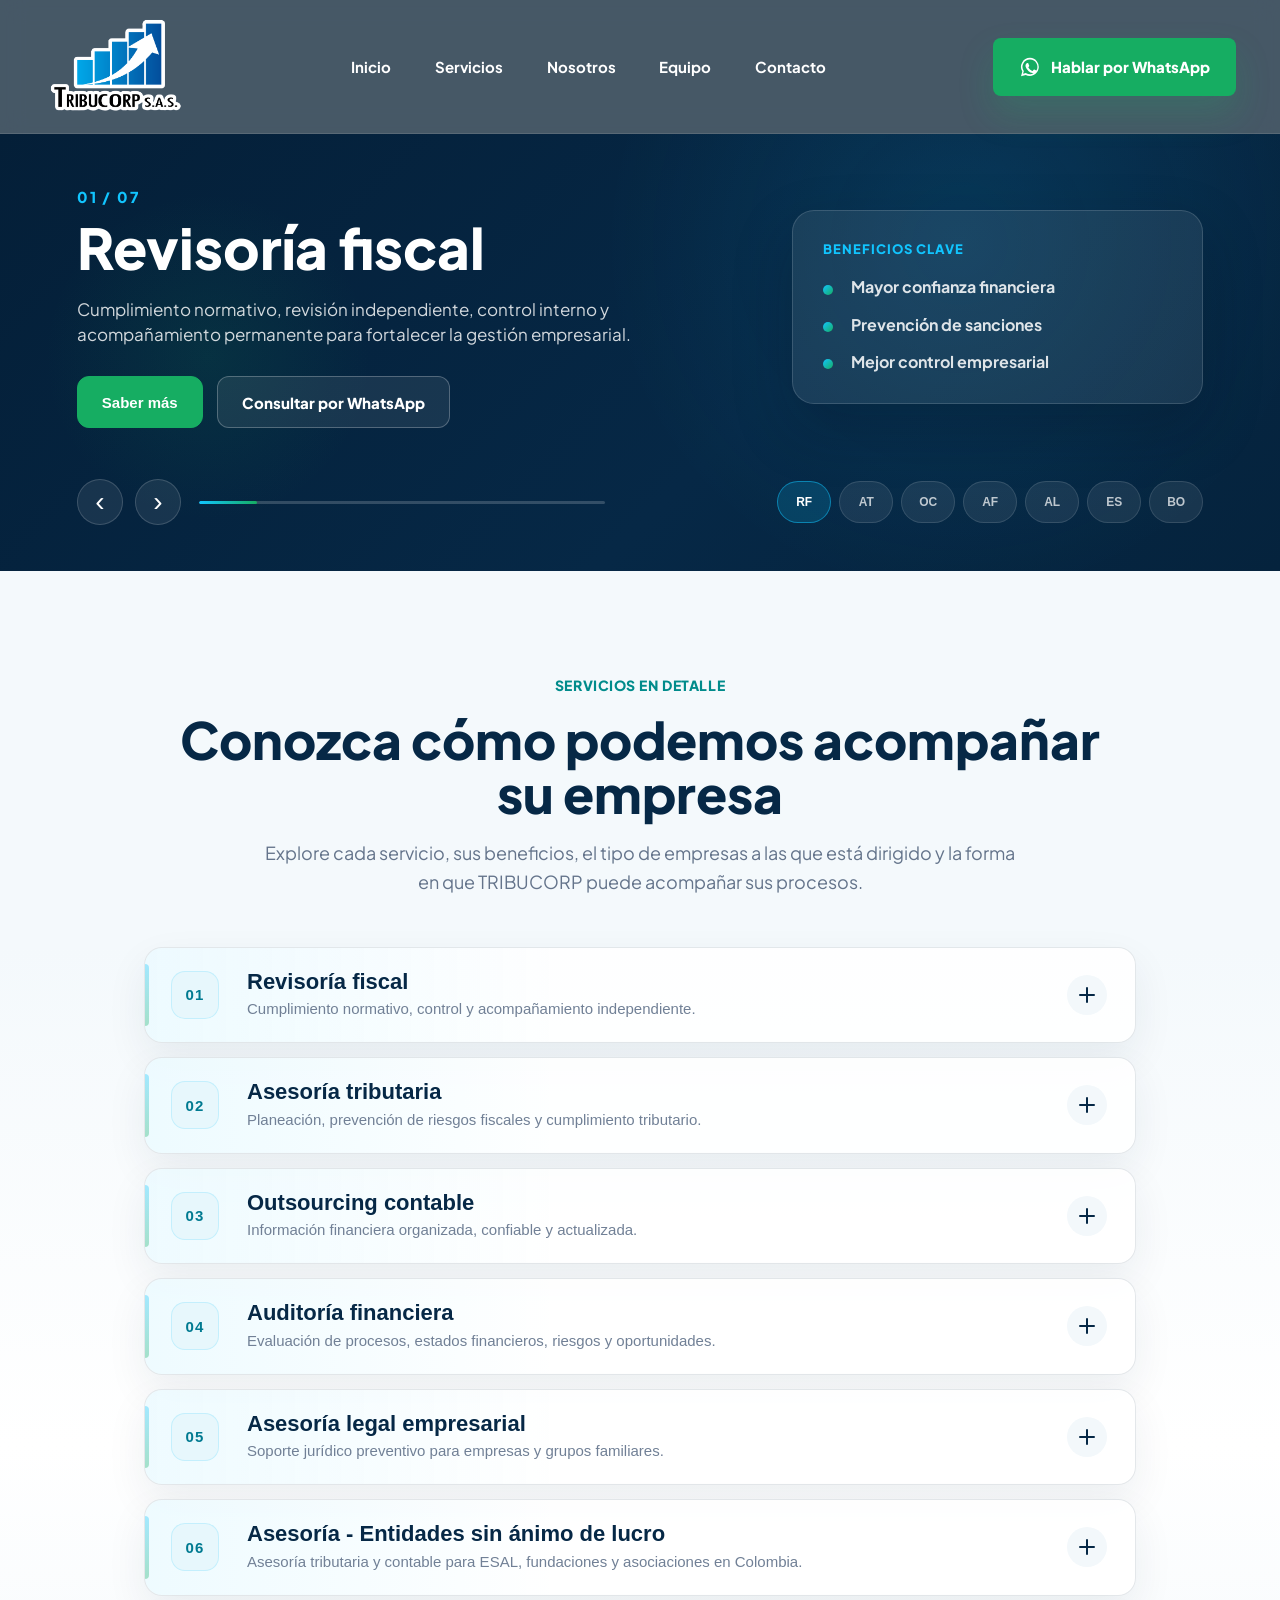
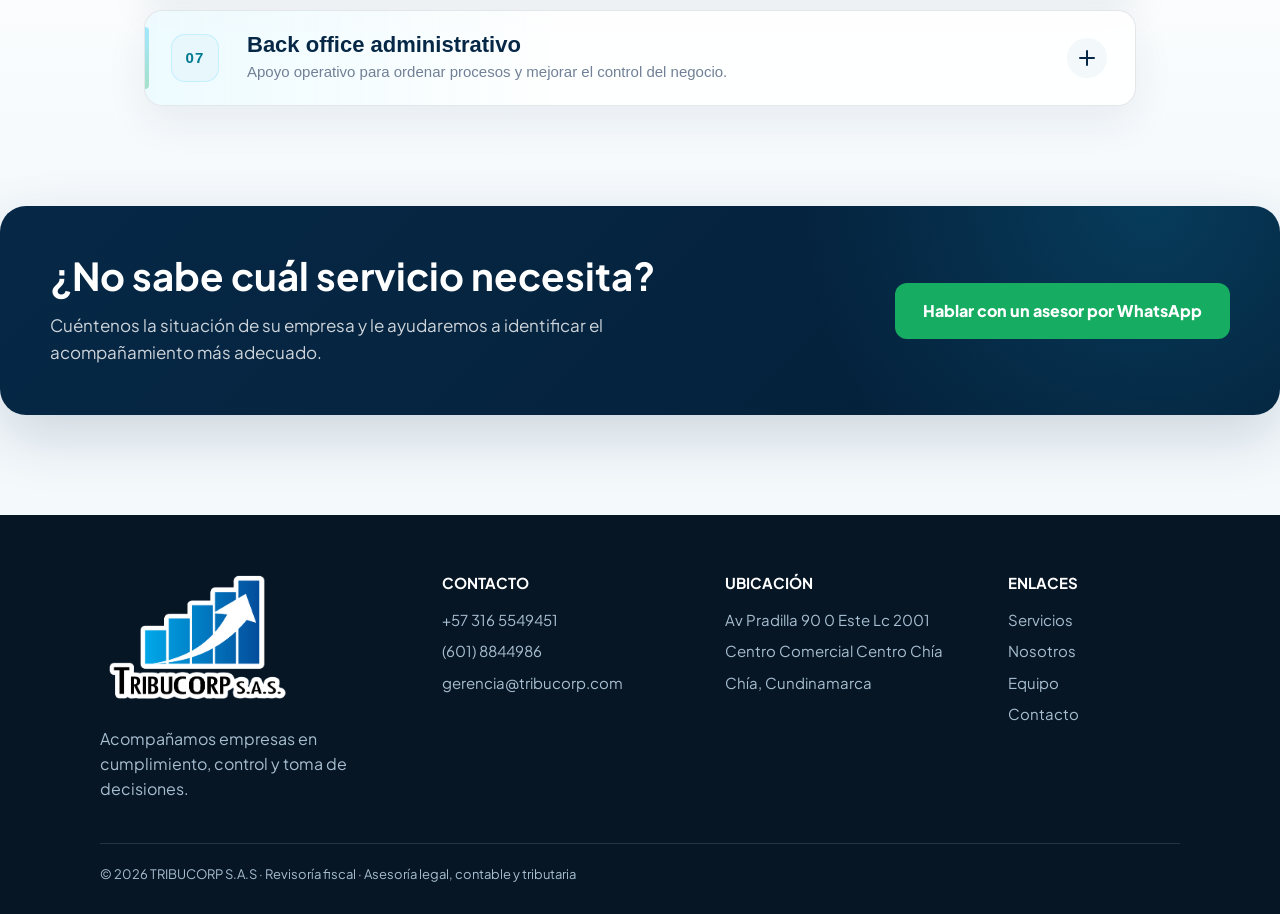
<file: services/index.html>
<!DOCTYPE html>
<html lang="es">
<head>
  <meta charset="UTF-8">
  <meta name="viewport" content="width=device-width, initial-scale=1.0">
  <base href="../">
  <meta name="description" content="Servicios de TRIBUCORP: revisoría fiscal, asesoría tributaria, outsourcing contable, auditoría financiera, asesoría legal empresarial, entidades sin ánimo de lucro y back office administrativo.">
  <title>Servicios | TRIBUCORP</title>
  <link rel="preconnect" href="https://fonts.googleapis.com">
  <link rel="preconnect" href="https://fonts.gstatic.com" crossorigin>
  <link href="https://fonts.googleapis.com/css2?family=Plus+Jakarta+Sans:wght@400;500;600;700;800;900&display=swap" rel="stylesheet">
  <link rel="stylesheet" href="styles.css?v=responsive-fixes">
  <link rel="stylesheet" href="services/services.css?v=services-esal">
</head>
<body class="services-page">
  <header class="site-header is-scrolled">
    <a class="brand" href="index.html#inicio" aria-label="TRIBUCORP inicio">
      <img class="brand-logo" src="img/tribucorp-logo.png" alt="TRIBUCORP S.A.S. — Legal, contable y tributario">
    </a>

    <button class="menu-toggle" type="button" aria-label="Abrir menú" aria-expanded="false">
      <span></span>
      <span></span>
      <span></span>
    </button>

    <nav class="site-nav" aria-label="Navegación principal">
      <a href="index.html#inicio">Inicio</a>
      <a href="index.html#servicios">Servicios</a>
      <a href="index.html#para-quien">Nosotros</a>
      <a href="index.html#equipo">Equipo</a>
      <a href="index.html#contacto">Contacto</a>
    </nav>

    <a class="header-cta" href="https://wa.me/573165549451?text=Hola%20TRIBUCORP%2C%20quiero%20recibir%20asesor%C3%ADa%20para%20mi%20empresa." target="_blank" rel="noopener noreferrer">
      Hablar por WhatsApp
    </a>
  </header>

  <main>
    <section class="services-slider" data-services-slider aria-label="Servicios principales de TRIBUCORP">
      <div class="services-slider-shell">
        <div class="service-slide-copy">
          <span class="service-kicker" data-slide-counter>01 / 07</span>
          <h1 data-slide-title>Revisoría fiscal</h1>
          <p data-slide-description>Cumplimiento normativo, revisión independiente, control interno y acompañamiento permanente para fortalecer la gestión empresarial.</p>

          <div class="slide-actions">
            <button class="slide-btn slide-btn-primary" type="button" data-slide-details>
              Saber más
            </button>
            <a class="slide-btn slide-btn-secondary" data-slide-whatsapp href="https://wa.me/573165549451?text=Hola%2C%20estoy%20interesado%20en%20el%20servicio%20de%20Revisor%C3%ADa%20fiscal." target="_blank" rel="noopener noreferrer">
              Consultar por WhatsApp
            </a>
          </div>
        </div>

        <aside class="service-slide-panel" aria-label="Beneficios del servicio activo">
          <span>Beneficios clave</span>
          <ul data-slide-benefits>
            <li>Mayor confianza en la información financiera</li>
            <li>Prevención de sanciones</li>
            <li>Mejor control empresarial</li>
          </ul>
        </aside>

        <div class="slider-controls" aria-label="Controles del slider">
          <div class="slider-arrows">
            <button type="button" class="slider-arrow" data-slide-prev aria-label="Servicio anterior">‹</button>
            <button type="button" class="slider-arrow" data-slide-next aria-label="Servicio siguiente">›</button>
          </div>

          <div class="slider-progress" aria-hidden="true">
            <span data-slide-progress></span>
          </div>

          <div class="slider-tabs" role="tablist" aria-label="Seleccionar servicio">
            <button type="button" class="slider-tab is-active" data-slide-dot data-index="0" aria-label="Ver Revisoría fiscal">RF</button>
            <button type="button" class="slider-tab" data-slide-dot data-index="1" aria-label="Ver Asesoría tributaria">AT</button>
            <button type="button" class="slider-tab" data-slide-dot data-index="2" aria-label="Ver Outsourcing contable">OC</button>
            <button type="button" class="slider-tab" data-slide-dot data-index="3" aria-label="Ver Auditoría financiera">AF</button>
            <button type="button" class="slider-tab" data-slide-dot data-index="4" aria-label="Ver Asesoría legal empresarial">AL</button>
            <button type="button" class="slider-tab" data-slide-dot data-index="5" aria-label="Ver Asesoría para entidades sin ánimo de lucro">ES</button>
            <button type="button" class="slider-tab" data-slide-dot data-index="6" aria-label="Ver Back office administrativo">BO</button>
          </div>
        </div>
      </div>
    </section>

    <section class="service-detail-intro" id="servicios-detalle">
      <span class="eyebrow">Servicios en detalle</span>
      <h2>Conozca cómo podemos acompañar su empresa</h2>
      <p>Explore cada servicio, sus beneficios, el tipo de empresas a las que está dirigido y la forma en que TRIBUCORP puede acompañar sus procesos.</p>
    </section>

    <section class="service-accordion-section" aria-label="Información detallada de servicios">
      <div class="service-accordion-list">
        <article class="service-accordion" id="revisoria-fiscal">
          <button class="service-accordion-header" type="button" aria-expanded="false" aria-controls="panel-revisoria-fiscal">
            <span class="accordion-number">01</span>
            <span>
              <strong>Revisoría fiscal</strong>
              <small>Cumplimiento normativo, control y acompañamiento independiente.</small>
            </span>
            <span class="accordion-icon" aria-hidden="true"></span>
          </button>
          <div class="service-accordion-panel" id="panel-revisoria-fiscal">
            <div class="service-accordion-content">
              <div class="detail-block">
                <h3>Qué es</h3>
                <p>Servicio de vigilancia y control independiente que verifica el cumplimiento legal, tributario, contable y financiero de la organización.</p>
              </div>
              <div class="detail-block">
                <h3>Para quién es</h3>
                <ul>
                  <li>Empresas obligadas legalmente a tener revisor fiscal</li>
                  <li>Organizaciones que buscan fortalecer su control interno</li>
                  <li>Empresas familiares en proceso de crecimiento</li>
                  <li>Compañías que requieren mayor transparencia en sus reportes</li>
                </ul>
              </div>
              <div class="detail-block">
                <h3>Qué problemas resuelve</h3>
                <ul>
                  <li>Incumplimientos normativos</li>
                  <li>Debilidades de control interno</li>
                  <li>Errores en reportes financieros</li>
                  <li>Riesgos tributarios y contables</li>
                  <li>Falta de seguimiento independiente</li>
                </ul>
              </div>
              <div class="detail-block">
                <h3>Qué incluye</h3>
                <ul>
                  <li>Revisión de estados financieros</li>
                  <li>Evaluación del control interno</li>
                  <li>Seguimiento de obligaciones legales y tributarias</li>
                  <li>Informes y recomendaciones</li>
                  <li>Acompañamiento a órganos de administración</li>
                  <li>Identificación preventiva de riesgos</li>
                </ul>
              </div>
              <div class="detail-block">
                <h3>Beneficios</h3>
                <ul>
                  <li>Mayor confianza en la información financiera</li>
                  <li>Prevención de sanciones</li>
                  <li>Mejor control empresarial</li>
                  <li>Soporte técnico para la toma de decisiones</li>
                </ul>
              </div>
              <div class="detail-block">
                <h3>Cómo trabajamos</h3>
                <p>Diagnóstico inicial, revisión periódica, emisión de informes, seguimiento de hallazgos y acompañamiento permanente.</p>
                <a class="accordion-cta" href="https://wa.me/573165549451?text=Hola%2C%20estoy%20interesado%20en%20conocer%20m%C3%A1s%20sobre%20el%20servicio%20de%20Revisor%C3%ADa%20fiscal." target="_blank" rel="noopener noreferrer">Consultar revisoría fiscal por WhatsApp</a>
              </div>
            </div>
          </div>
        </article>

        <article class="service-accordion" id="asesoria-tributaria">
          <button class="service-accordion-header" type="button" aria-expanded="false" aria-controls="panel-asesoria-tributaria">
            <span class="accordion-number">02</span>
            <span>
              <strong>Asesoría tributaria</strong>
              <small>Planeación, prevención de riesgos fiscales y cumplimiento tributario.</small>
            </span>
            <span class="accordion-icon" aria-hidden="true"></span>
          </button>
          <div class="service-accordion-panel" id="panel-asesoria-tributaria">
            <div class="service-accordion-content">
              <div class="detail-block"><h3>Qué es</h3><p>Acompañamiento especializado para planear, revisar y gestionar correctamente las obligaciones tributarias de la empresa.</p></div>
              <div class="detail-block"><h3>Para quién es</h3><ul><li>Empresas con obligaciones tributarias complejas</li><li>Organizaciones en crecimiento</li><li>Negocios que quieren prevenir contingencias fiscales</li><li>Empresas que enfrentan requerimientos de entidades tributarias</li></ul></div>
              <div class="detail-block"><h3>Qué problemas resuelve</h3><ul><li>Errores en declaraciones</li><li>Falta de planeación tributaria</li><li>Riesgo de sanciones</li><li>Desconocimiento de obligaciones</li><li>Respuestas inadecuadas ante entidades de control</li></ul></div>
              <div class="detail-block"><h3>Qué incluye</h3><ul><li>Planeación tributaria</li><li>Revisión de declaraciones</li><li>Diagnóstico de riesgos fiscales</li><li>Acompañamiento ante requerimientos</li><li>Análisis de obligaciones nacionales y territoriales</li><li>Recomendaciones preventivas</li></ul></div>
              <div class="detail-block"><h3>Beneficios</h3><ul><li>Reducción de contingencias</li><li>Mejor planeación financiera</li><li>Cumplimiento oportuno</li><li>Mayor claridad para la toma de decisiones</li></ul></div>
              <div class="detail-block"><h3>Cómo trabajamos</h3><p>Revisión de la situación fiscal, identificación de riesgos, definición de acciones y acompañamiento continuo.</p><a class="accordion-cta" href="https://wa.me/573165549451?text=Hola%2C%20estoy%20interesado%20en%20conocer%20m%C3%A1s%20sobre%20el%20servicio%20de%20Asesor%C3%ADa%20tributaria." target="_blank" rel="noopener noreferrer">Consultar asesoría tributaria por WhatsApp</a></div>
            </div>
          </div>
        </article>

        <article class="service-accordion" id="outsourcing-contable">
          <button class="service-accordion-header" type="button" aria-expanded="false" aria-controls="panel-outsourcing-contable">
            <span class="accordion-number">03</span>
            <span>
              <strong>Outsourcing contable</strong>
              <small>Información financiera organizada, confiable y actualizada.</small>
            </span>
            <span class="accordion-icon" aria-hidden="true"></span>
          </button>
          <div class="service-accordion-panel" id="panel-outsourcing-contable">
            <div class="service-accordion-content">
              <div class="detail-block"><h3>Qué es</h3><p>Gestión integral o parcial de los procesos contables para mantener información financiera organizada, confiable y actualizada.</p></div>
              <div class="detail-block"><h3>Para quién es</h3><ul><li>Pymes</li><li>Empresas en crecimiento</li><li>Negocios sin un departamento contable completo</li><li>Organizaciones que quieren optimizar sus procesos internos</li></ul></div>
              <div class="detail-block"><h3>Qué problemas resuelve</h3><ul><li>Contabilidad atrasada</li><li>Información desorganizada</li><li>Falta de reportes oportunos</li><li>Sobrecarga administrativa</li><li>Debilidades en cierres contables</li></ul></div>
              <div class="detail-block"><h3>Qué incluye</h3><ul><li>Registro y procesamiento contable</li><li>Conciliaciones</li><li>Cierres mensuales</li><li>Preparación de reportes financieros</li><li>Seguimiento de cuentas</li><li>Acompañamiento en obligaciones relacionadas</li></ul></div>
              <div class="detail-block"><h3>Beneficios</h3><ul><li>Información actualizada</li><li>Menor carga operativa</li><li>Mejor control financiero</li><li>Decisiones basadas en datos confiables</li></ul></div>
              <div class="detail-block"><h3>Cómo trabajamos</h3><p>Levantamiento de información, organización del proceso, ejecución periódica y entrega de reportes.</p><a class="accordion-cta" href="https://wa.me/573165549451?text=Hola%2C%20estoy%20interesado%20en%20conocer%20m%C3%A1s%20sobre%20el%20servicio%20de%20Outsourcing%20contable." target="_blank" rel="noopener noreferrer">Consultar outsourcing contable por WhatsApp</a></div>
            </div>
          </div>
        </article>

        <article class="service-accordion" id="auditoria-financiera">
          <button class="service-accordion-header" type="button" aria-expanded="false" aria-controls="panel-auditoria-financiera">
            <span class="accordion-number">04</span>
            <span>
              <strong>Auditoría financiera</strong>
              <small>Evaluación de procesos, estados financieros, riesgos y oportunidades.</small>
            </span>
            <span class="accordion-icon" aria-hidden="true"></span>
          </button>
          <div class="service-accordion-panel" id="panel-auditoria-financiera">
            <div class="service-accordion-content">
              <div class="detail-block"><h3>Qué es</h3><p>Evaluación independiente de procesos, cifras y controles para determinar la confiabilidad de la información financiera y detectar oportunidades de mejora.</p></div>
              <div class="detail-block"><h3>Para quién es</h3><ul><li>Empresas que buscan validar sus estados financieros</li><li>Organizaciones con riesgos de control</li><li>Compañías en procesos de inversión o negociación</li><li>Empresas que necesitan revisar procesos específicos</li></ul></div>
              <div class="detail-block"><h3>Qué problemas resuelve</h3><ul><li>Información financiera poco confiable</li><li>Procesos débiles</li><li>Errores materiales</li><li>Riesgos no identificados</li><li>Falta de evidencia para decisiones estratégicas</li></ul></div>
              <div class="detail-block"><h3>Qué incluye</h3><ul><li>Planeación de auditoría</li><li>Revisión de estados financieros</li><li>Pruebas y validaciones</li><li>Evaluación de controles</li><li>Identificación de hallazgos</li><li>Informe de recomendaciones</li></ul></div>
              <div class="detail-block"><h3>Beneficios</h3><ul><li>Mayor confiabilidad</li><li>Identificación temprana de riesgos</li><li>Mejora de procesos</li><li>Soporte para decisiones estratégicas</li></ul></div>
              <div class="detail-block"><h3>Cómo trabajamos</h3><p>Definición de alcance, levantamiento de información, pruebas, análisis de resultados e informe final.</p><a class="accordion-cta" href="https://wa.me/573165549451?text=Hola%2C%20estoy%20interesado%20en%20conocer%20m%C3%A1s%20sobre%20el%20servicio%20de%20Auditor%C3%ADa%20financiera." target="_blank" rel="noopener noreferrer">Consultar auditoría financiera por WhatsApp</a></div>
            </div>
          </div>
        </article>

        <article class="service-accordion" id="asesoria-legal">
          <button class="service-accordion-header" type="button" aria-expanded="false" aria-controls="panel-asesoria-legal">
            <span class="accordion-number">05</span>
            <span>
              <strong>Asesoría legal empresarial</strong>
              <small>Soporte jurídico preventivo para empresas y grupos familiares.</small>
            </span>
            <span class="accordion-icon" aria-hidden="true"></span>
          </button>
          <div class="service-accordion-panel" id="panel-asesoria-legal">
            <div class="service-accordion-content">
              <div class="detail-block"><h3>Qué es</h3><p>Acompañamiento jurídico preventivo y estratégico para apoyar la operación, el crecimiento y la continuidad de la empresa.</p></div>
              <div class="detail-block"><h3>Para quién es</h3><ul><li>Empresas familiares</li><li>Pymes</li><li>Sociedades en crecimiento</li><li>Organizaciones que requieren soporte jurídico permanente</li><li>Empresas en procesos de sucesión o reorganización</li></ul></div>
              <div class="detail-block"><h3>Qué problemas resuelve</h3><ul><li>Contratos débiles</li><li>Riesgos societarios</li><li>Conflictos entre socios</li><li>Falta de gobierno corporativo</li><li>Procesos de sucesión sin planificación</li></ul></div>
              <div class="detail-block"><h3>Qué incluye</h3><ul><li>Revisión y elaboración de contratos</li><li>Asesoría societaria</li><li>Gobierno corporativo</li><li>Acompañamiento a juntas y asambleas</li><li>Planeación patrimonial y sucesoral</li><li>Conceptos jurídicos empresariales</li></ul></div>
              <div class="detail-block"><h3>Beneficios</h3><ul><li>Prevención de conflictos</li><li>Mayor seguridad jurídica</li><li>Reglas claras entre socios</li><li>Continuidad empresarial</li><li>Mejor toma de decisiones</li></ul></div>
              <div class="detail-block"><h3>Cómo trabajamos</h3><p>Diagnóstico jurídico, identificación de riesgos, diseño de acciones y acompañamiento según la necesidad de la empresa.</p><a class="accordion-cta" href="https://wa.me/573165549451?text=Hola%2C%20estoy%20interesado%20en%20conocer%20m%C3%A1s%20sobre%20el%20servicio%20de%20Asesor%C3%ADa%20legal%20empresarial." target="_blank" rel="noopener noreferrer">Consultar asesoría legal empresarial por WhatsApp</a></div>
            </div>
          </div>
        </article>

        <article class="service-accordion" id="entidades-sin-animo-de-lucro">
          <button class="service-accordion-header" type="button" aria-expanded="false" aria-controls="panel-entidades-sin-animo-de-lucro">
            <span class="accordion-number">06</span>
            <span>
              <strong>Asesoría - Entidades sin ánimo de lucro</strong>
              <small>Asesoría tributaria y contable para ESAL, fundaciones y asociaciones en Colombia.</small>
            </span>
            <span class="accordion-icon" aria-hidden="true"></span>
          </button>
          <div class="service-accordion-panel" id="panel-entidades-sin-animo-de-lucro">
            <div class="service-accordion-content">
              <div class="detail-block"><h3>Qué es</h3><p>Servicio especializado para entidades sin ánimo de lucro que necesitan cumplir normas fiscales y contables, ordenar su gestión de recursos y reducir contingencias legales.</p></div>
              <div class="detail-block"><h3>Para quién es</h3><ul><li>Fundaciones</li><li>Asociaciones</li><li>Corporaciones</li><li>Entidades religiosas, educativas, culturales o sociales</li><li>Organizaciones que administran recursos de terceros o donaciones</li></ul></div>
              <div class="detail-block"><h3>Qué problemas resuelve</h3><ul><li>Desorden documental y contable</li><li>Riesgos frente a obligaciones tributarias</li><li>Falta de claridad en reportes a órganos de administración</li><li>Dificultades para clasificar ingresos, egresos y beneficios fiscales</li><li>Debilidades en gobierno corporativo y actas</li></ul></div>
              <div class="detail-block"><h3>Qué incluye</h3><ul><li>Acompañamiento contable y tributario</li><li>Revisión de informes tributarios</li><li>Orientación sobre clasificación de ingresos y egresos</li><li>Soporte para beneficios fiscales aplicables</li><li>Revisión de actas, libros y obligaciones formales</li><li>Diagnóstico de riesgos administrativos y de control</li></ul></div>
              <div class="detail-block"><h3>Beneficios</h3><ul><li>Mayor transparencia ante donantes, asociados y órganos de control</li><li>Cumplimiento oportuno de obligaciones</li><li>Información organizada para tomar decisiones</li><li>Prevención de sanciones y contingencias</li><li>Más sostenibilidad para maximizar el impacto social</li></ul></div>
              <div class="detail-block"><h3>Cómo trabajamos</h3><p>Revisamos la situación legal, contable y tributaria de la entidad, priorizamos riesgos y definimos una ruta de cumplimiento con acompañamiento periódico.</p><a class="accordion-cta" href="https://wa.me/573165549451?text=Hola%2C%20estoy%20interesado%20en%20conocer%20m%C3%A1s%20sobre%20el%20servicio%20para%20Entidades%20sin%20%C3%A1nimo%20de%20lucro." target="_blank" rel="noopener noreferrer">Consultar servicio para ESAL por WhatsApp</a></div>
            </div>
          </div>
        </article>

        <article class="service-accordion" id="back-office">
          <button class="service-accordion-header" type="button" aria-expanded="false" aria-controls="panel-back-office">
            <span class="accordion-number">07</span>
            <span>
              <strong>Back office administrativo</strong>
              <small>Apoyo operativo para ordenar procesos y mejorar el control del negocio.</small>
            </span>
            <span class="accordion-icon" aria-hidden="true"></span>
          </button>
          <div class="service-accordion-panel" id="panel-back-office">
            <div class="service-accordion-content">
              <div class="detail-block"><h3>Qué es</h3><p>Apoyo operativo y administrativo para organizar tareas internas, mejorar procesos y permitir que la empresa se concentre en su actividad principal.</p></div>
              <div class="detail-block"><h3>Para quién es</h3><ul><li>Pymes con alta carga administrativa</li><li>Empresas en crecimiento</li><li>Organizaciones con procesos internos desordenados</li><li>Negocios que necesitan apoyo sin ampliar su estructura fija</li></ul></div>
              <div class="detail-block"><h3>Qué problemas resuelve</h3><ul><li>Sobrecarga operativa</li><li>Falta de seguimiento</li><li>Procesos administrativos informales</li><li>Información dispersa</li><li>Pérdida de tiempo en tareas repetitivas</li></ul></div>
              <div class="detail-block"><h3>Qué incluye</h3><ul><li>Organización documental</li><li>Seguimiento administrativo</li><li>Apoyo en reportes y controles</li><li>Coordinación de tareas internas</li><li>Estandarización de procesos</li><li>Apoyo a áreas contables, financieras y administrativas</li></ul></div>
              <div class="detail-block"><h3>Beneficios</h3><ul><li>Mayor eficiencia</li><li>Menor carga interna</li><li>Procesos más ordenados</li><li>Mejor seguimiento</li><li>Mayor enfoque en el negocio principal</li></ul></div>
              <div class="detail-block"><h3>Cómo trabajamos</h3><p>Diagnóstico de tareas, definición de responsabilidades, implementación de controles y seguimiento continuo.</p><a class="accordion-cta" href="https://wa.me/573165549451?text=Hola%2C%20estoy%20interesado%20en%20conocer%20m%C3%A1s%20sobre%20el%20servicio%20de%20Back%20office%20administrativo." target="_blank" rel="noopener noreferrer">Consultar back office administrativo por WhatsApp</a></div>
            </div>
          </div>
        </article>
      </div>
    </section>

    <section class="services-final-cta">
      <div>
        <h2>¿No sabe cuál servicio necesita?</h2>
        <p>Cuéntenos la situación de su empresa y le ayudaremos a identificar el acompañamiento más adecuado.</p>
      </div>
      <a href="https://wa.me/573165549451?text=Hola%20TRIBUCORP%2C%20quiero%20saber%20qu%C3%A9%20servicio%20necesita%20mi%20empresa." target="_blank" rel="noopener noreferrer">Hablar con un asesor por WhatsApp</a>
    </section>
  </main>

  <footer class="site-footer">
    <div class="shell footer-grid">
      <div class="footer-brand">
        <a class="brand inverted" href="index.html#inicio" aria-label="TRIBUCORP inicio">
          <img class="brand-logo" src="img/tribucorp-logo.png" alt="TRIBUCORP S.A.S. — Legal, contable y tributario">
        </a>
        <p>Acompañamos empresas en cumplimiento, control y toma de decisiones.</p>
      </div>

      <div class="footer-column">
        <h2>Contacto</h2>
        <a href="https://wa.me/573165549451" target="_blank" rel="noopener noreferrer">+57 316 5549451</a>
        <a href="tel:+576018844986">(601) 8844986</a>
        <a href="mailto:gerencia@tribucorp.com">gerencia@tribucorp.com</a>
      </div>

      <div class="footer-column">
        <h2>Ubicación</h2>
        <p>Av Pradilla 90 0 Este Lc 2001</p>
        <p>Centro Comercial Centro Chía</p>
        <p>Chía, Cundinamarca</p>
      </div>

      <div class="footer-column">
        <h2>Enlaces</h2>
        <a href="index.html#servicios">Servicios</a>
        <a href="index.html#para-quien">Nosotros</a>
        <a href="index.html#equipo">Equipo</a>
        <a href="index.html#contacto">Contacto</a>
      </div>
    </div>

    <div class="shell footer-bottom">
      <p>© 2026 TRIBUCORP S.A.S · Revisoría fiscal · Asesoría legal, contable y tributaria</p>
    </div>
  </footer>

  <script src="script.js"></script>
  <script src="services/services.js"></script>
</body>
</html>
</file>
